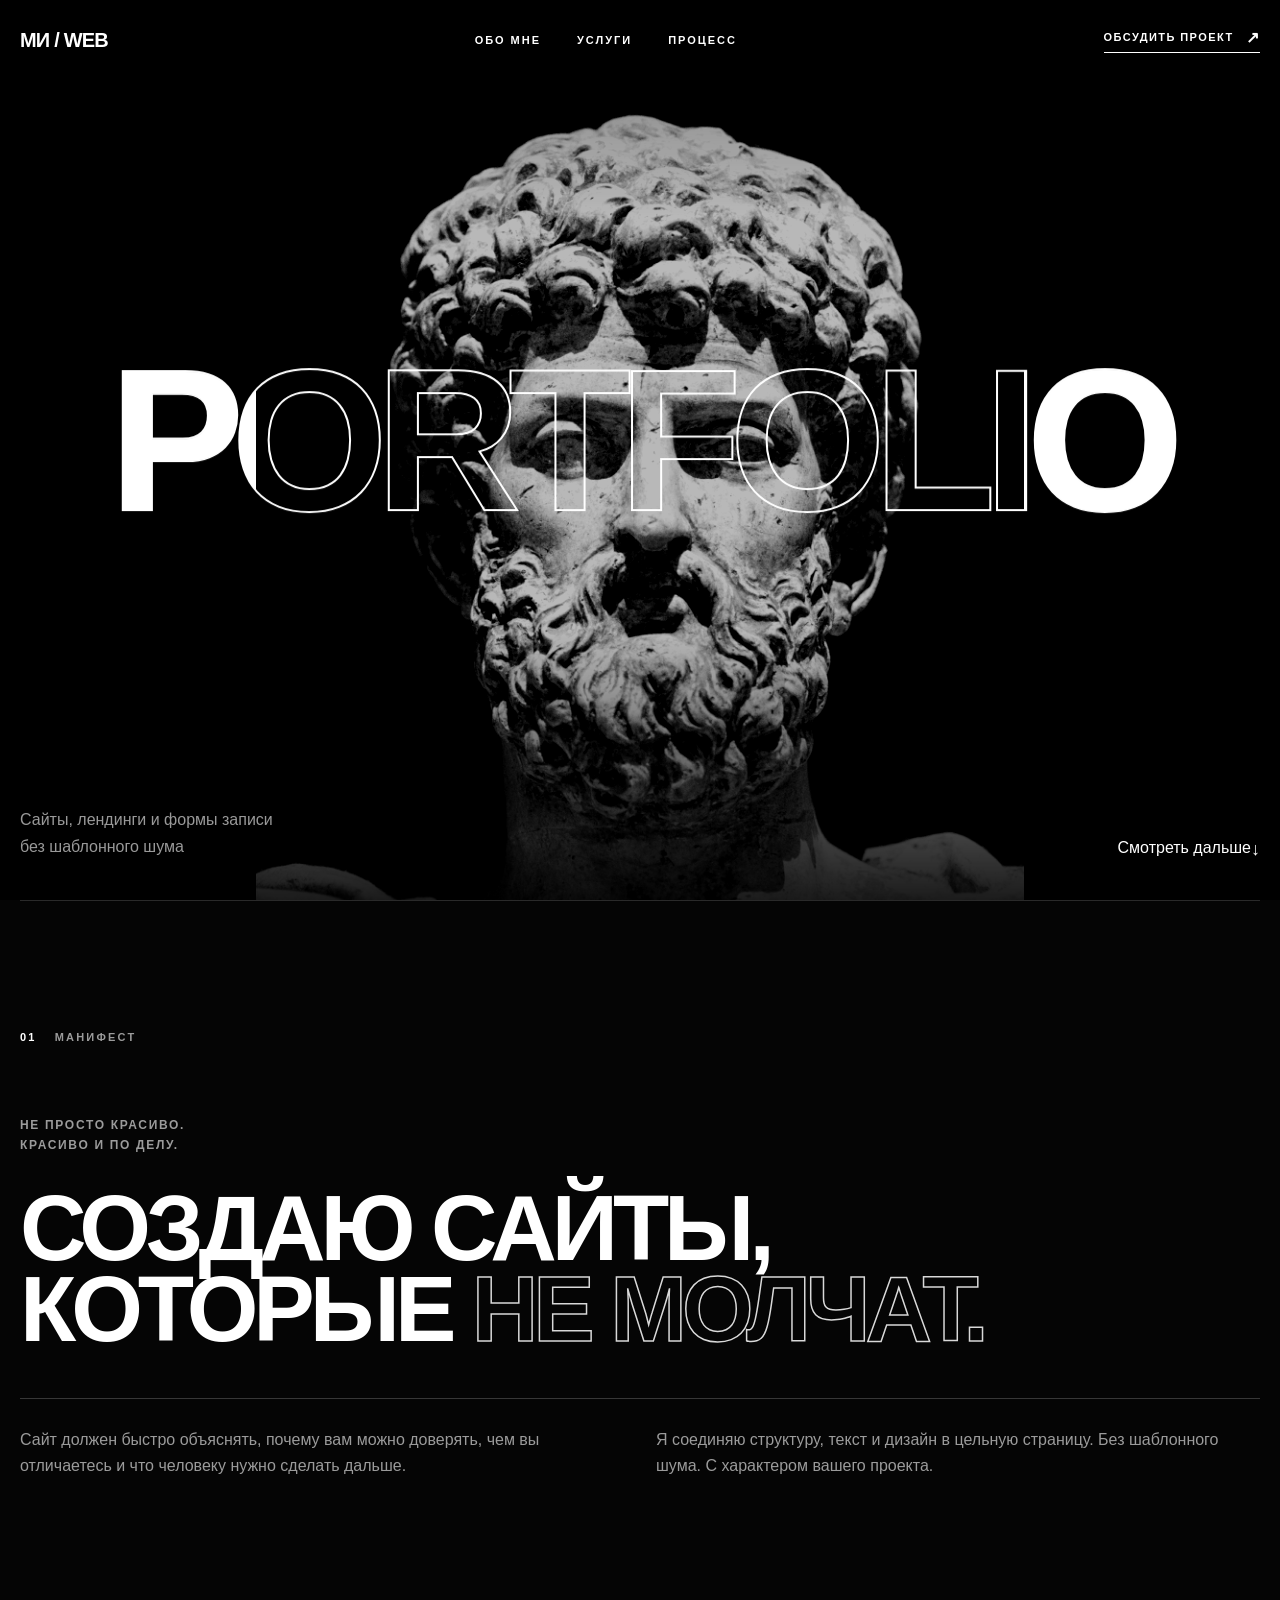
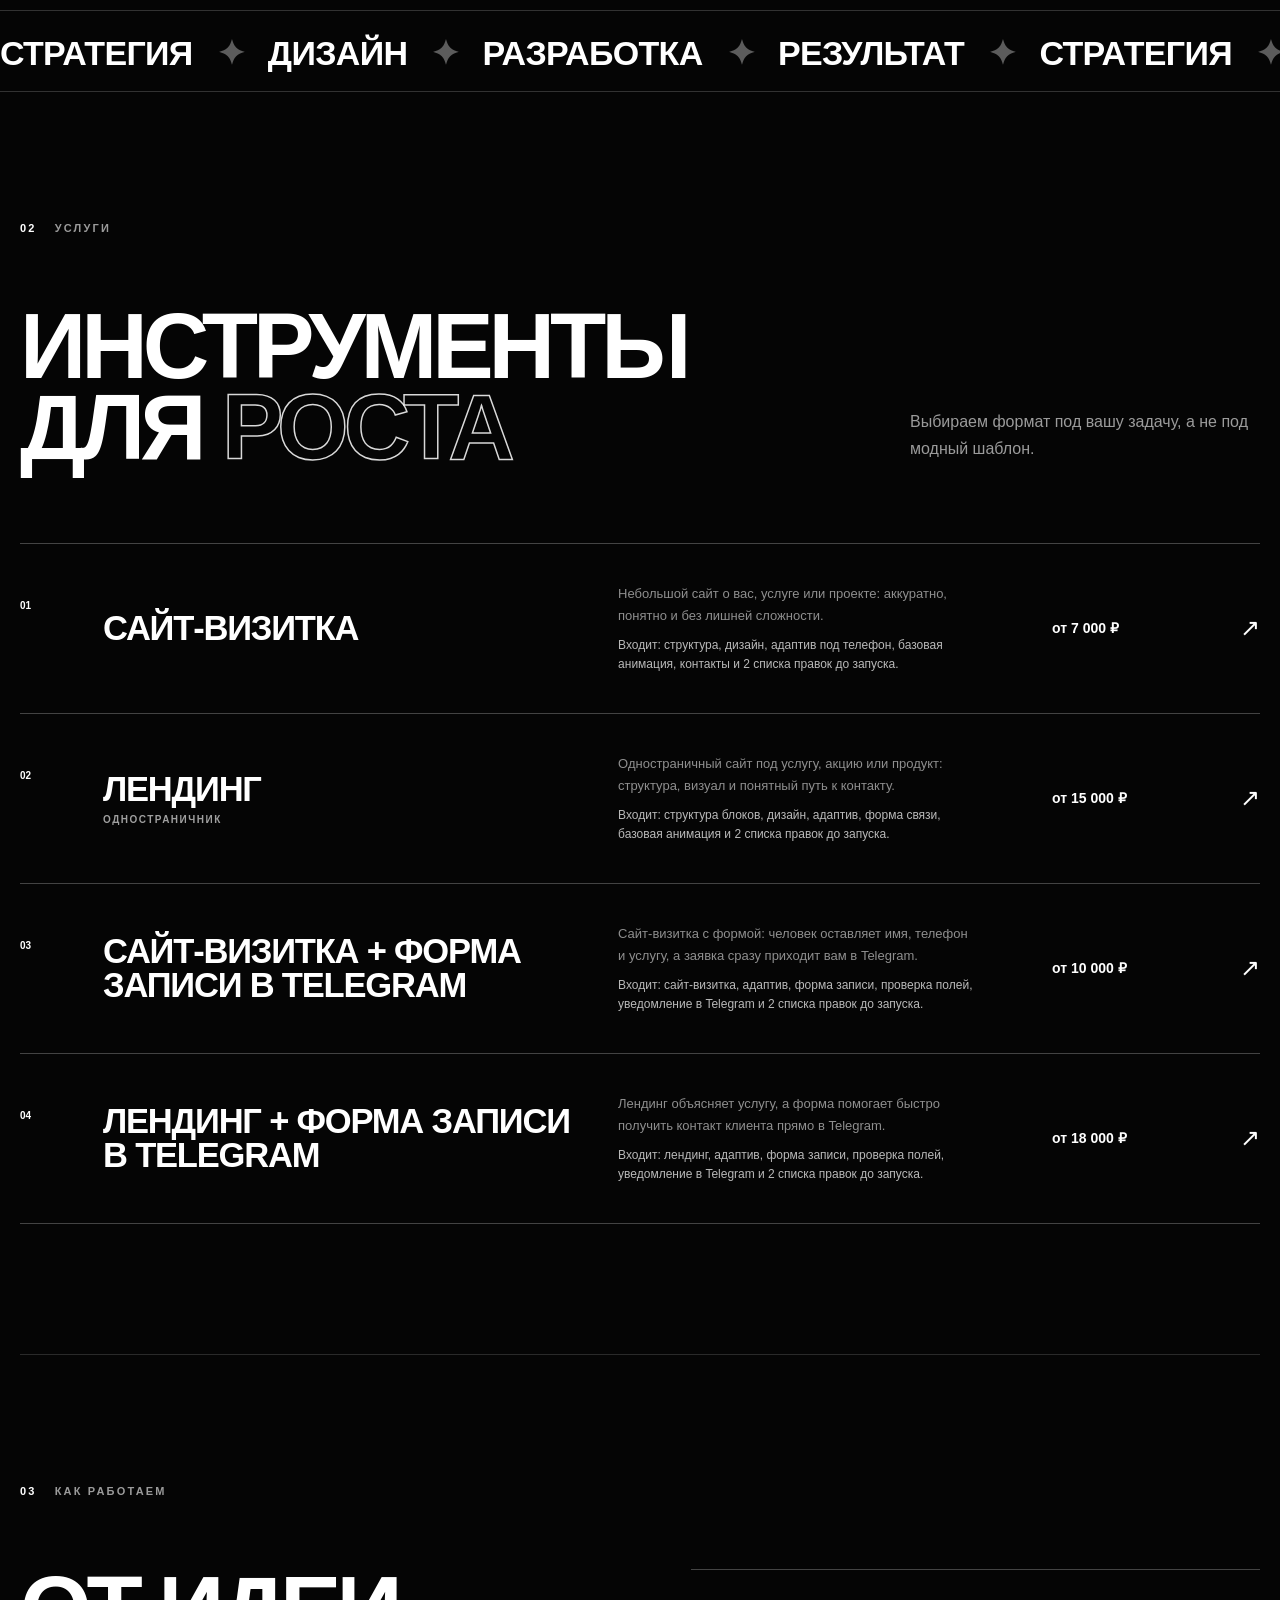
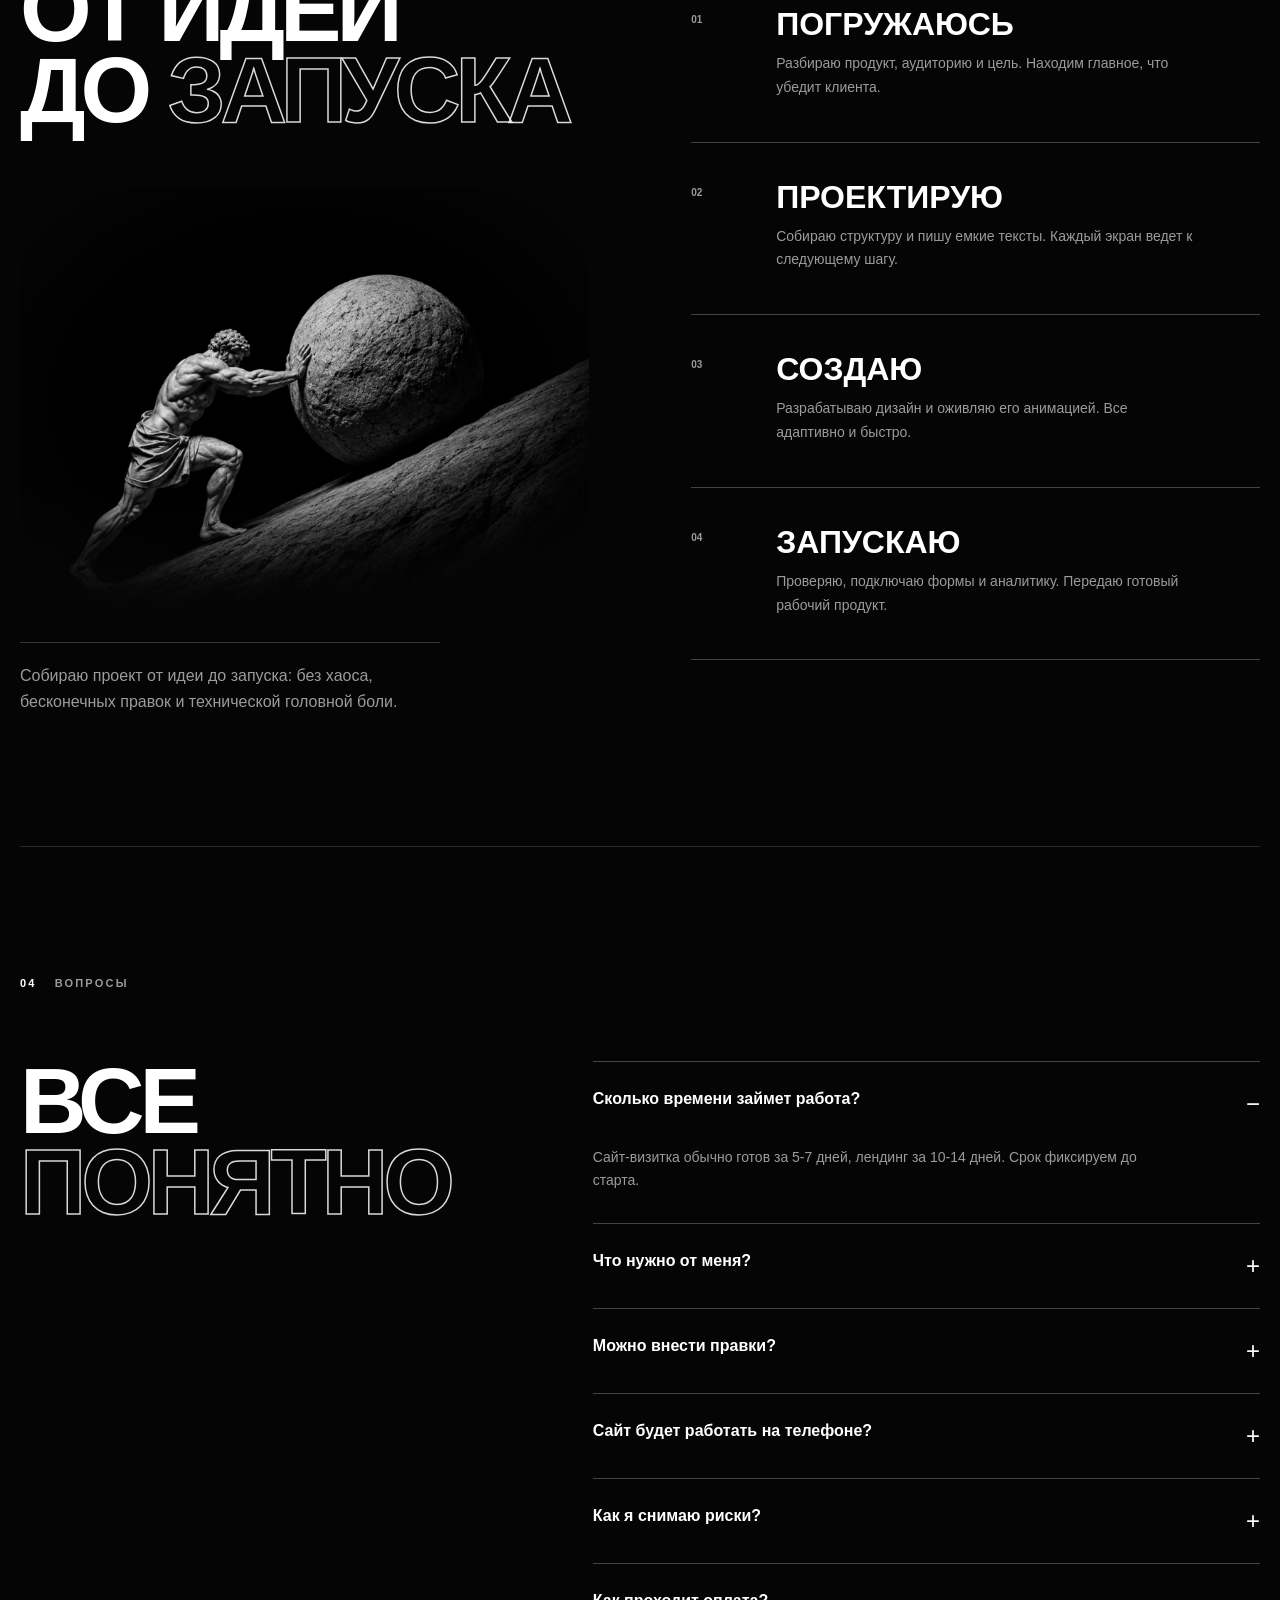
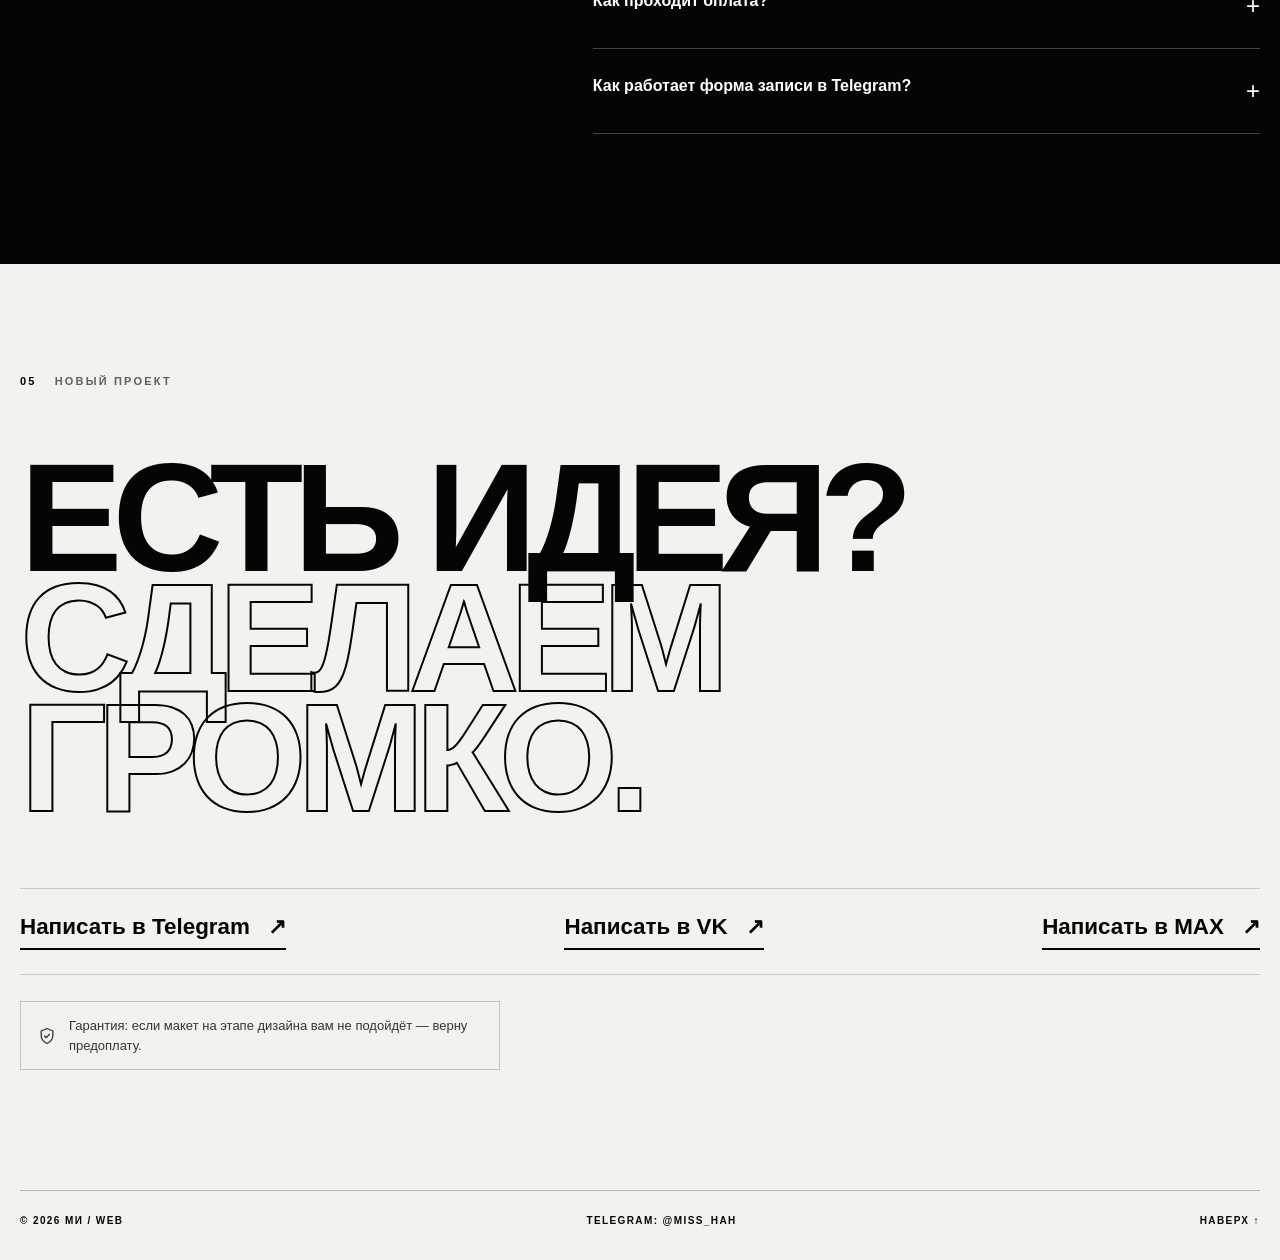
<file: index.html>
<!doctype html>
<html lang="ru">
<head>
  <meta charset="UTF-8">
  <meta name="viewport" content="width=device-width,initial-scale=1">
  <meta name="description" content="Создаю сайты-визитки и лендинги для малого бизнеса и услуг. Продумываю структуру, дизайн, адаптив и подключаю удобную форму связи в Telegram.">
  <meta name="robots" content="index,follow">
  <meta name="theme-color" content="#050505">
  <link rel="canonical" href="https://me-web-three.vercel.app/">

  <!-- Open Graph -->
  <meta property="og:title" content="МИ / WEB — сайты и лендинги">
  <meta property="og:description" content="Сайты-визитки и лендинги без шаблонного шума: структура, дизайн, адаптив и связь через Telegram.">
  <meta property="og:image" content="https://me-web-three.vercel.app/assets/og-image.jpg">
  <meta property="og:image:alt" content="МИ / WEB — сайты и лендинги">
  <meta property="og:type" content="website">
  <meta property="og:url" content="https://me-web-three.vercel.app/">
  <meta property="og:locale" content="ru_RU">
  <!-- Twitter -->
  <meta name="twitter:card" content="summary_large_image">
  <meta name="twitter:title" content="МИ / WEB — сайты и лендинги">
  <meta name="twitter:description" content="Сайты-визитки и лендинги без шаблонного шума.">
  <meta name="twitter:image" content="https://me-web-three.vercel.app/assets/og-image.jpg">

  <title>МИ / WEB — разработка сайтов и лендингов</title>

  <!-- Content Security Policy (defense-in-depth; основные заголовки — в vercel.json) -->
  <meta http-equiv="Content-Security-Policy" content="default-src 'self'; img-src 'self' data:; style-src 'self' 'unsafe-inline' https://fonts.googleapis.com; font-src https://fonts.gstatic.com; connect-src 'self'; script-src 'self'; base-uri 'self'; form-action 'self'">

  <!-- Favicon / PWA -->
  <link rel="icon" href="/favicon.ico" sizes="any">
  <link rel="icon" type="image/svg+xml" href="/assets/favicon.svg">
  <link rel="apple-touch-icon" href="/assets/apple-touch-icon.png">
  <link rel="manifest" href="/manifest.json">

  <link rel="preconnect" href="https://fonts.googleapis.com">
  <link rel="preconnect" href="https://fonts.gstatic.com" crossorigin>
  <link href="https://fonts.googleapis.com/css2?family=Inter:wght@400;500;600;700;800;900&family=Roboto+Condensed:wght@700&display=swap" rel="stylesheet">
  <link rel="stylesheet" href="styles.css">

  <!-- Микроразметка для поисковиков -->
  <script type="application/ld+json">
  {"@context":"https://schema.org","@type":"ProfessionalService","name":"МИ / WEB","description":"Разработка сайтов-визиток и лендингов для малого бизнеса и услуг.","url":"https://me-web-three.vercel.app/","areaServed":"RU","priceRange":"от 7000 ₽","contactPoint":{"@type":"ContactPoint","contactType":"sales","url":"https://t.me/Miss_hah"}}
  </script>
</head>
<body>
<a class="skip-link" href="#top">К содержимому</a>
<header class="site-header">
  <div class="page header-inner">
    <a class="brand" href="#top">МИ / WEB</a>
    <nav aria-label="Основная навигация"><a href="#manifest">Обо мне</a><a href="#services">Услуги</a><a href="#process">Процесс</a></nav>
    <a class="nav-cta" href="#contact">Обсудить проект <span aria-hidden="true">↗</span></a>
  </div>
</header>
<main>
  <section id="top" class="hero">
    <div class="hero-word hero-word-solid" aria-hidden="true">PORTFOLIO</div>
    <div class="hero-statue" aria-hidden="true"><img src="assets/pexels-photo-22937490.avif" alt="" id="heroStatueImg" width="1600" height="2844" fetchpriority="high" decoding="async"></div>
    <h1 class="hero-word hero-word-outline glitch" data-text="PORTFOLIO">PORTFOLIO</h1>
    <div class="page hero-bottom">
      <p class="hero-caption">Сайты, лендинги и формы записи<br>без шаблонного шума</p>
      <a href="#manifest" class="scroll-link">Смотреть дальше <span class="scroll-arrow">↓</span></a>
    </div>
  </section>

  <section id="manifest" class="section page top-line">
    <div class="section-label"><span>01</span> Манифест</div>
    <div class="manifest-grid">
      <p class="manifest-kicker">Не просто красиво.<br>Красиво и по делу.</p>
      <div>
        <h2 class="display-title">СОЗДАЮ САЙТЫ,<br>КОТОРЫЕ <span class="outline-text">НЕ МОЛЧАТ.</span></h2>
        <div class="manifest-copy"><p>Сайт должен быстро объяснять, почему вам можно доверять, чем вы отличаетесь и что человеку нужно сделать дальше.</p><p>Я соединяю структуру, текст и дизайн в цельную страницу. Без шаблонного шума. С характером вашего проекта.</p></div>
      </div>
    </div>
  </section>

  <div class="marquee" aria-label="Стратегия, дизайн, разработка, результат">
    <div class="marquee-track">
      <div class="marquee-group"><span>СТРАТЕГИЯ</span><i>✦</i><span>ДИЗАЙН</span><i>✦</i><span>РАЗРАБОТКА</span><i>✦</i><span>РЕЗУЛЬТАТ</span><i>✦</i></div>
      <div class="marquee-group" aria-hidden="true"><span>СТРАТЕГИЯ</span><i>✦</i><span>ДИЗАЙН</span><i>✦</i><span>РАЗРАБОТКА</span><i>✦</i><span>РЕЗУЛЬТАТ</span><i>✦</i></div>
      <div class="marquee-group" aria-hidden="true"><span>СТРАТЕГИЯ</span><i>✦</i><span>ДИЗАЙН</span><i>✦</i><span>РАЗРАБОТКА</span><i>✦</i></div>
      <div class="marquee-group" aria-hidden="true"><span>СТРАТЕГИЯ</span><i>✦</i><span>ДИЗАЙН</span><i>✦</i><span>РАЗРАБОТКА</span><i>✦</i></div>
    </div>
  </div>

  <section id="services" class="section page">
    <div class="section-label"><span>02</span> Услуги</div>
    <div class="section-head"><h2 class="display-title">ИНСТРУМЕНТЫ<br>ДЛЯ <span class="outline-text">РОСТА</span></h2><p>Выбираем формат под вашу задачу, а не под модный шаблон.</p></div>
    <div class="services-list">
      <div class="service-row"><span class="service-number">01</span><div class="service-name"><h3>Сайт-визитка</h3></div><div class="service-copy"><p>Небольшой сайт о вас, услуге или проекте: аккуратно, понятно и без лишней сложности.<br><span class="service-included">Входит: структура, дизайн, адаптив под телефон, базовая анимация, контакты и 2 списка правок до запуска.</span></p></div><strong>от 7 000 ₽</strong><a class="service-arrow" href="#contact" aria-label="Обсудить проект">↗</a></div>
      <div class="service-row"><span class="service-number">02</span><div class="service-name"><h3>Лендинг</h3><small>Одностраничник</small></div><div class="service-copy"><p>Одностраничный сайт под услугу, акцию или продукт: структура, визуал и понятный путь к контакту.<br><span class="service-included">Входит: структура блоков, дизайн, адаптив, форма связи, базовая анимация и 2 списка правок до запуска.</span></p></div><strong>от 15 000 ₽</strong><a class="service-arrow" href="#contact" aria-label="Обсудить проект">↗</a></div>
      <div class="service-row"><span class="service-number">03</span><div class="service-name"><h3>Сайт-визитка + форма записи в Telegram</h3></div><div class="service-copy"><p>Сайт-визитка с формой: человек оставляет имя, телефон и услугу, а заявка сразу приходит вам в Telegram.<br><span class="service-included">Входит: сайт-визитка, адаптив, форма записи, проверка полей, уведомление в Telegram и 2 списка правок до запуска.</span></p></div><strong>от 10 000 ₽</strong><a class="service-arrow" href="#contact" aria-label="Обсудить проект">↗</a></div>
      <div class="service-row"><span class="service-number">04</span><div class="service-name"><h3>Лендинг + форма записи в Telegram</h3></div><div class="service-copy"><p>Лендинг объясняет услугу, а форма помогает быстро получить контакт клиента прямо в Telegram.<br><span class="service-included">Входит: лендинг, адаптив, форма записи, проверка полей, уведомление в Telegram и 2 списка правок до запуска.</span></p></div><strong>от 18 000 ₽</strong><a class="service-arrow" href="#contact" aria-label="Обсудить проект">↗</a></div>
    </div>
  </section>

  <section id="process" class="section page top-line">
    <div class="section-label"><span>03</span> Как работаем</div>
    <div class="process-layout"><div><h2 class="display-title">ОТ ИДЕИ<br>ДО <span class="outline-text">ЗАПУСКА</span></h2>
      <div class="process-visual"><img src="assets/sisyphus-web.jpg" alt="Мраморная статуя Сизифа, толкающего камень в гору" width="1600" height="1200" loading="lazy" decoding="async"><div class="process-visual-fade"></div></div>
      <p class="process-note">Собираю проект от идеи до запуска: без хаоса, бесконечных правок и технической головной боли.</p>
    </div><ol class="process-list">
      <li><span>01</span><div><h3>Погружаюсь</h3><p>Разбираю продукт, аудиторию и цель. Находим главное, что убедит клиента.</p></div></li>
      <li><span>02</span><div><h3>Проектирую</h3><p>Собираю структуру и пишу емкие тексты. Каждый экран ведет к следующему шагу.</p></div></li>
      <li><span>03</span><div><h3>Создаю</h3><p>Разрабатываю дизайн и оживляю его анимацией. Все адаптивно и быстро.</p></div></li>
      <li><span>04</span><div><h3>Запускаю</h3><p>Проверяю, подключаю формы и аналитику. Передаю готовый рабочий продукт.</p></div></li>
    </ol></div>
  </section>

  <section class="section page top-line">
    <div class="section-label"><span>04</span> Вопросы</div>
    <div class="faq-layout"><h2 class="display-title">ВСЕ<br><span class="outline-text">ПОНЯТНО</span></h2><div class="faq-list">
      <div class="faq-item"><button aria-expanded="true"><span>Сколько времени займет работа?</span><i>−</i></button><div class="faq-answer open"><p>Сайт-визитка обычно готов за 5-7 дней, лендинг за 10-14 дней. Срок фиксируем до старта.</p></div></div>
      <div class="faq-item"><button aria-expanded="false"><span>Что нужно от меня?</span><i>+</i></button><div class="faq-answer"><p>Коротко рассказать о продукте и ответить на вопросы. Структуру, тексты и визуальное направление беру на себя.</p></div></div>
      <div class="faq-item"><button aria-expanded="false"><span>Можно внести правки?</span><i>+</i></button><div class="faq-answer"><p>В стоимость входят 2 списка правок до запуска. После запуска 14 дней бесплатно делаю мелкие изменения: текст, контакты и небольшие визуальные правки. Крупные доработки и новые блоки обсуждаются отдельно.</p></div></div>
      <div class="faq-item"><button aria-expanded="false"><span>Сайт будет работать на телефоне?</span><i>+</i></button><div class="faq-answer"><p>Да. Каждый проект адаптируется под смартфоны, планшеты и большие экраны.</p></div></div>
      <div class="faq-item"><button aria-expanded="false"><span>Как я снимаю риски?</span><i>+</i></button><div class="faq-answer"><p>До старта фиксируем задачу, стоимость и сроки. Работа идёт поэтапно: сначала структура, потом дизайн и сборка. Вы видите процесс и можете внести правки до запуска. Если на этапе дизайна макет вам не подойдёт — возвращаю предоплату.</p></div></div>
      <div class="faq-item"><button aria-expanded="false"><span>Как проходит оплата?</span><i>+</i></button><div class="faq-answer"><p>До старта фиксируем цену и сроки. Работа начинается с предоплаты, остаток — после готового результата. Если на этапе дизайна макет вам не подойдёт — предоплату возвращаю.</p></div></div>
      <div class="faq-item"><button aria-expanded="false"><span>Как работает форма записи в Telegram?</span><i>+</i></button><div class="faq-answer"><p>Человек оставляет на сайте свой Telegram, телефон или нужную услугу. После отправки заявка сразу приходит владельцу в Telegram, а дальше он или менеджер связывается с клиентом.</p></div></div>
    </div></div>
  </section>
</main>

<footer id="contact" class="contact-section"><div class="page">
    <p class="section-label"><span>05</span> Новый проект</p>
    <h2>ЕСТЬ ИДЕЯ?<br><span>СДЕЛАЕМ ГРОМКО.</span></h2>
    <div class="contact-links" aria-label="Способы связи">
      <a class="contact-link" href="https://t.me/Miss_hah" target="_blank" rel="noopener noreferrer">Написать в Telegram <span>↗</span></a>
      <a class="contact-link" href="https://vk.ru/club240405270" target="_blank" rel="noopener noreferrer">Написать в VK <span>↗</span></a>
      <a class="contact-link" href="https://max.ru/u/f9LHodD0cOI6eohZOX4cyJw6xPq0C0y_rhtazyzv-krI0AkitKg7beSCEE4" target="_blank" rel="noopener noreferrer">Написать в MAX <span>↗</span></a>
    </div>
    <div class="contact-guarantee"><svg width="20" height="20" viewBox="0 0 24 24" fill="none" stroke="currentColor" stroke-width="1.6" stroke-linecap="round" stroke-linejoin="round" aria-hidden="true"><path d="M12 3l7 3v5c0 4.4-3 8-7 10-4-2-7-5.6-7-10V6l7-3z"/><path d="M9 12l2 2 4-4"/></svg><span>Гарантия: если макет на этапе дизайна вам не подойдёт — верну предоплату.</span></div>
    <div class="footer-line"><span>© 2026 МИ / WEB</span><a href="https://t.me/Miss_hah" target="_blank" rel="noopener noreferrer">Telegram: @Miss_hah</a><a href="#top">Наверх ↑</a></div>
  </div></footer>

  <div class="example-modal-overlay" id="exampleModal" aria-hidden="true">
    <div class="example-modal" role="dialog" aria-modal="true" aria-labelledby="exampleModalTitle">
      <button type="button" class="example-modal-close" id="exampleModalClose" aria-label="Закрыть">×</button>
      <div class="example-gallery" id="exampleModalGallery"></div>
      <div class="example-info">
        <span class="example-info-tag" id="exampleModalTag"></span>
        <h3 id="exampleModalTitle"></h3>
        <div class="example-info-block"><h4>Что это</h4><p id="exampleModalWhat"></p></div>
        <div class="example-info-block"><h4>Что делает</h4><p id="exampleModalDoes"></p></div>
        <div class="example-info-block"><h4>Чем полезно</h4><p id="exampleModalUseful"></p></div>
        <a class="example-demo-link" id="exampleModalLink" href="#" target="_blank" rel="noopener noreferrer">Открыть демо <span>↗</span></a>
      </div>
    </div>
  </div>

<script src="script.js"></script>
</body>
</html>
</file>
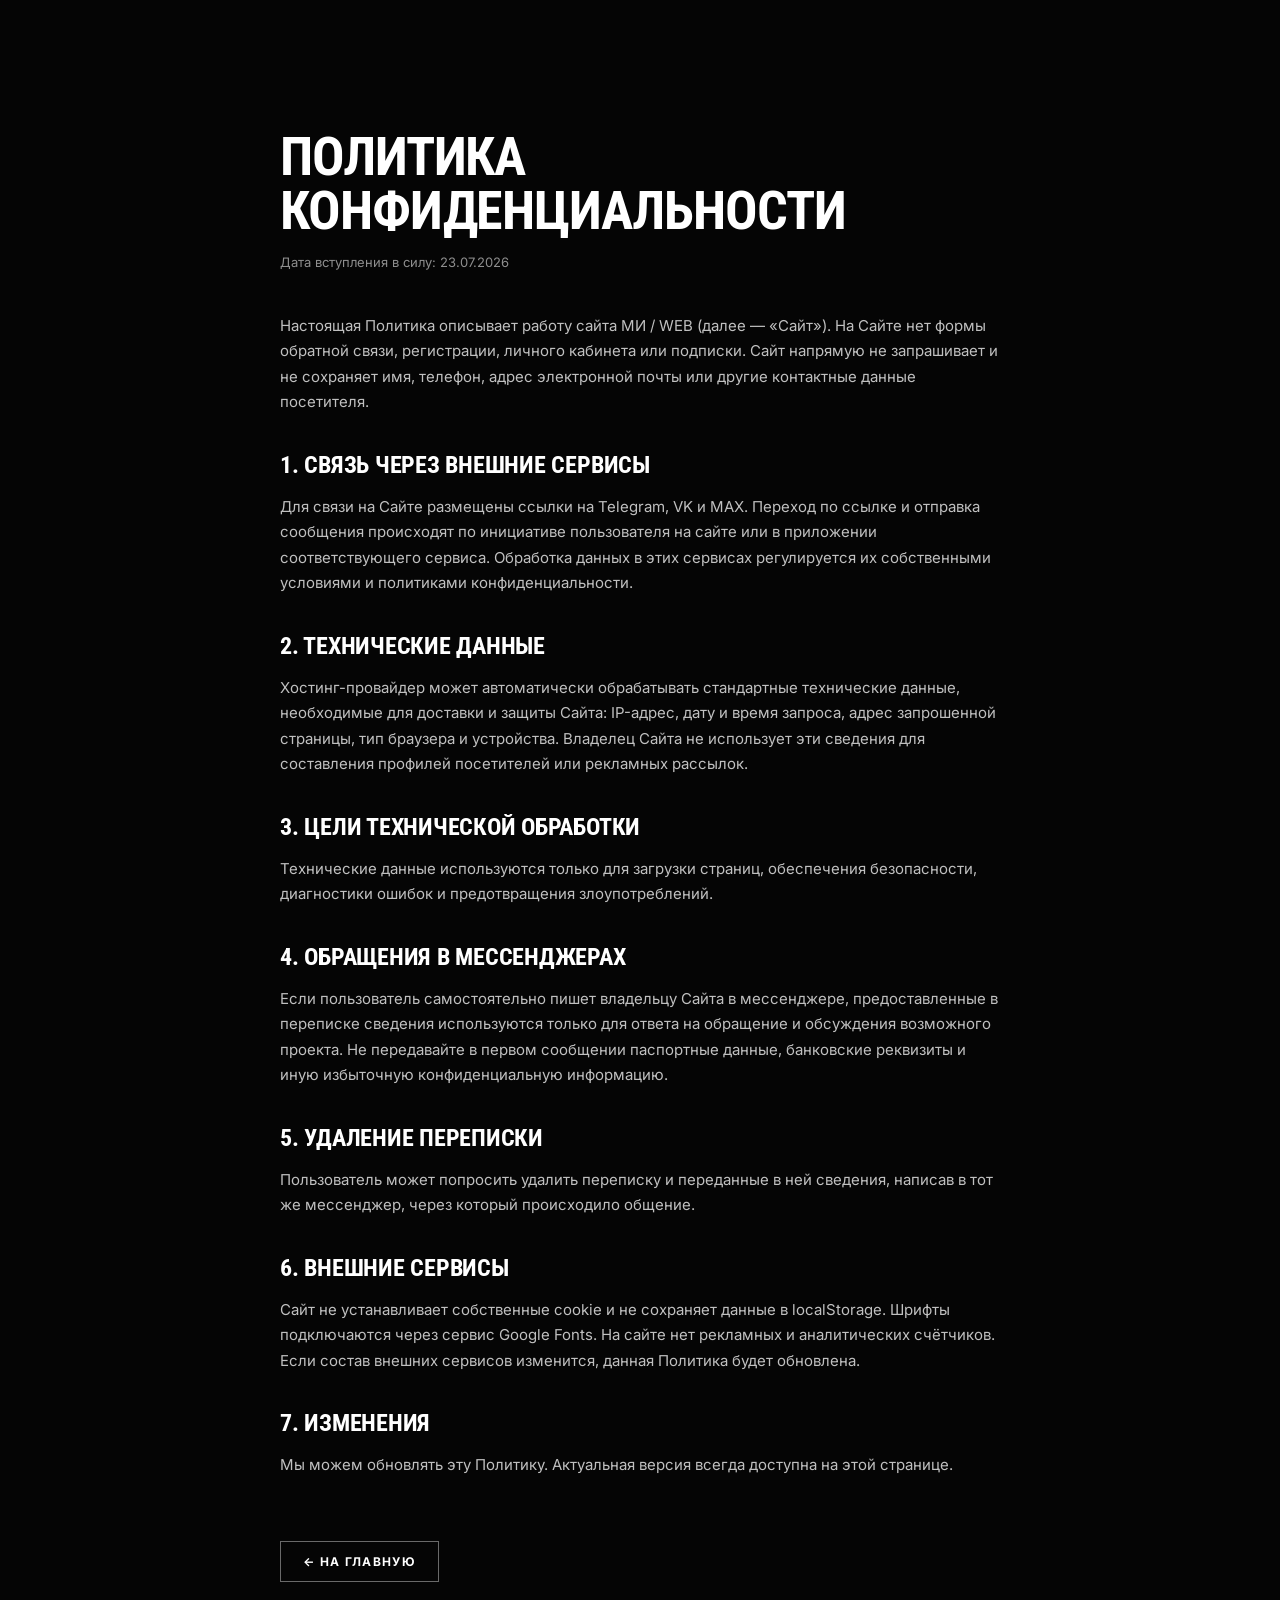
<file: privacy-policy.html>
<!doctype html>
<html lang="ru">
<head>
  <meta charset="UTF-8">
  <meta name="viewport" content="width=device-width,initial-scale=1">
  <meta name="description" content="Политика конфиденциальности сайта МИ / WEB.">
  <meta name="robots" content="noindex,follow">
  <meta name="theme-color" content="#050505">
  <title>Политика конфиденциальности — МИ / WEB</title>
  <link rel="canonical" href="https://me-web-three.vercel.app/privacy-policy.html">
  <link rel="icon" href="/favicon.ico" sizes="any">
  <link rel="icon" type="image/svg+xml" href="/assets/favicon.svg">
  <link rel="preconnect" href="https://fonts.googleapis.com">
  <link rel="preconnect" href="https://fonts.gstatic.com" crossorigin>
  <link href="https://fonts.googleapis.com/css2?family=Inter:wght@400;500;600;700&family=Roboto+Condensed:wght@700&display=swap" rel="stylesheet">
  <link rel="stylesheet" href="/styles.css">
</head>
<body>
  <main class="legal">
    <h1>Политика конфиденциальности</h1>
    <p class="legal-meta">Дата вступления в силу: 23.07.2026</p>

    <p>Настоящая Политика описывает работу сайта МИ / WEB (далее — «Сайт»). На Сайте нет формы обратной связи, регистрации, личного кабинета или подписки. Сайт напрямую не запрашивает и не сохраняет имя, телефон, адрес электронной почты или другие контактные данные посетителя.</p>

    <h2>1. Связь через внешние сервисы</h2>
    <p>Для связи на Сайте размещены ссылки на Telegram, VK и MAX. Переход по ссылке и отправка сообщения происходят по инициативе пользователя на сайте или в приложении соответствующего сервиса. Обработка данных в этих сервисах регулируется их собственными условиями и политиками конфиденциальности.</p>

    <h2>2. Технические данные</h2>
    <p>Хостинг-провайдер может автоматически обрабатывать стандартные технические данные, необходимые для доставки и защиты Сайта: IP-адрес, дату и время запроса, адрес запрошенной страницы, тип браузера и устройства. Владелец Сайта не использует эти сведения для составления профилей посетителей или рекламных рассылок.</p>

    <h2>3. Цели технической обработки</h2>
    <p>Технические данные используются только для загрузки страниц, обеспечения безопасности, диагностики ошибок и предотвращения злоупотреблений.</p>

    <h2>4. Обращения в мессенджерах</h2>
    <p>Если пользователь самостоятельно пишет владельцу Сайта в мессенджере, предоставленные в переписке сведения используются только для ответа на обращение и обсуждения возможного проекта. Не передавайте в первом сообщении паспортные данные, банковские реквизиты и иную избыточную конфиденциальную информацию.</p>

    <h2>5. Удаление переписки</h2>
    <p>Пользователь может попросить удалить переписку и переданные в ней сведения, написав в тот же мессенджер, через который происходило общение.</p>

    <h2>6. Внешние сервисы</h2>
    <p>Сайт не устанавливает собственные cookie и не сохраняет данные в localStorage. Шрифты подключаются через сервис Google Fonts. На сайте нет рекламных и аналитических счётчиков. Если состав внешних сервисов изменится, данная Политика будет обновлена.</p>

    <h2>7. Изменения</h2>
    <p>Мы можем обновлять эту Политику. Актуальная версия всегда доступна на этой странице.</p>

    <a class="legal-back" href="/">← На главную</a>
  </main>
</body>
</html>
</file>
<file: styles.css>
:root { color-scheme: dark; font-family: "Inter", sans-serif; background: #050505; }
* { box-sizing: border-box; }
html { scroll-behavior: smooth; }
body { margin: 0; background: #050505; }
::selection { color: #050505; background: #fff; }
a { color: inherit; text-decoration: none; }
button { font: inherit; }
.page { width: min(100% - 40px, 1440px); margin-inline: auto; }
.font-display, .hero-word, .display-title, .contact-section h2 { font-family: "Roboto Condensed", Impact, "Arial Narrow", sans-serif; }
.nav-cta { display: flex; align-items: center; gap: 12px; border-bottom: 1px solid white; padding-bottom: 5px; font-size: 11px; font-weight: 700; text-transform: uppercase; letter-spacing: .13em; }
.nav-cta span { font-size: 16px; transition: transform .25s ease; }
.nav-cta:hover span { transform: translate(4px, -4px); }

.hero { position: relative; isolation: isolate; }
.hero::after { content: ""; position: absolute; inset: 0; z-index: 35; pointer-events: none; background: linear-gradient(180deg, rgba(0,0,0,.38), transparent 24%, transparent 70%, rgba(0,0,0,.85)); }
.hero-statue { position: absolute; z-index: 20; inset: 0; display: flex; justify-content: center; overflow: hidden; animation: statueIn 1.6s cubic-bezier(.16,1,.3,1) both; }
.hero-statue img { width: min(60vw, 850px); height: 100%; object-fit: cover; object-position: center 26%; filter: grayscale(1) contrast(1.23) brightness(.72); mix-blend-mode: screen; }
.hero-word { position: absolute; z-index: 10; top: 49%; left: 50%; width: 100%; transform: translate(-50%, -50%); margin: 0; text-align: center; white-space: nowrap; font-size: clamp(5.2rem, 15.8vw, 15.7rem); font-weight: 700; line-height: .8; letter-spacing: -.065em; }
.hero-word-solid { color: white; animation: wordIn 1.15s cubic-bezier(.16,1,.3,1) .15s both; }
.hero-word-outline { z-index: 30; color: transparent; -webkit-text-stroke: 2px white; animation: wordIn 1.15s cubic-bezier(.16,1,.3,1) .15s both, microGlitch 4.8s steps(1,end) 1.25s infinite; }
.glitch::before, .glitch::after { content: attr(data-text); position: absolute; inset: 0; opacity: 0; overflow: hidden; }
.glitch::before { color: #fff; -webkit-text-stroke: 0; transform: translateX(-8px); animation: glitchSlice 4.8s steps(1,end) 1.25s infinite; }
.glitch::after { color: #888; -webkit-text-stroke: 1px #fff; transform: translateX(10px); animation: glitchSlice2 4.8s steps(1,end) 1.25s infinite; }
.hero-caption { margin: 0; color: rgba(255,255,255,.6); font-size: 16px; line-height: 1.65; animation: fadeUp .9s ease 1s both; }
.scroll-link { animation: fadeUp .9s ease 1.15s both; }
.scroll-arrow { display: inline-block; font-size: 18px; animation: scrollBounce 1.6s ease-in-out infinite; }

.section { padding-block: 130px; }
.section-label { display: flex; align-items: center; gap: 18px; margin-bottom: 72px; color: rgba(255,255,255,.6); font-size: 11px; font-weight: 700; text-transform: uppercase; letter-spacing: .2em; }
.section-label span { color: white; }
.manifest-grid { display: block; }
.manifest-kicker { margin: 8px 0 32px; color: rgba(255,255,255,.6); font-size: 12px; font-weight: 700; line-height: 1.7; text-transform: uppercase; letter-spacing: .14em; }
.display-title { margin: 0; font-size: clamp(3.75rem, 7.2vw, 7.4rem); font-weight: 700; line-height: .88; letter-spacing: -.055em; }
.outline-text { color: transparent; -webkit-text-stroke: 1.5px rgba(255,255,255,.85); }
.marquee { overflow: hidden; border-block: 1px solid rgba(255,255,255,.18); padding: 25px 0 21px; }
.marquee div { width: max-content; font: 700 34px/1 "Roboto Condensed", sans-serif; letter-spacing: -.02em; white-space: nowrap; animation: marquee 22s linear infinite; }
.marquee i { margin: 0 24px; color: rgba(255,255,255,.35); font-style: normal; }

.section-head { display: flex; align-items: end; justify-content: space-between; gap: 40px; margin-bottom: 75px; }
.section-head > p { max-width: 350px; margin: 0; padding-bottom: 6px; color: rgba(255,255,255,.6); line-height: 1.7; }
.services-list { border-top: 1px solid rgba(255,255,255,.25); }
.service-row { position: relative; display: grid; grid-template-columns: 55px 1.2fr 1fr 150px 30px; align-items: center; gap: 28px; min-height: 170px; border-bottom: 1px solid rgba(255,255,255,.25); transition: padding .35s ease, color .35s ease; }
.service-row::before { content: ""; position: absolute; inset: 0; z-index: 0; background: #fff; transform: scaleY(0); transform-origin: bottom; transition: transform .35s cubic-bezier(.16,1,.3,1); }
.service-row > * { position: relative; z-index: 1; }
.service-row:hover { color: #050505; padding-inline: 22px; }
.service-row:hover::before { transform: scaleY(1); }
.service-number { align-self: start; margin-top: 56px; font-size: 10px; font-weight: 700; }
.service-name h3 { margin: 0; font: 700 clamp(1.65rem,2.7vw,3.2rem)/1 "Roboto Condensed", sans-serif; letter-spacing: -.035em; text-transform: uppercase; overflow-wrap: anywhere; }
.service-name small { display: block; margin-top: 8px; color: rgba(255,255,255,.62); font-size: 10px; font-weight: 700; text-transform: uppercase; letter-spacing: .15em; }
.service-row:hover small, .service-row:hover p { color: rgba(5,5,5,.58); }
.service-row:hover .service-included { color: rgba(5,5,5,.78); }
.service-copy { max-width: 360px; }
.service-copy p { margin: 0; color: rgba(255,255,255,.55); font-size: 13px; line-height: 1.65; transition: color .35s ease; }
.service-included { display: block; margin-top: 10px; color: rgba(255,255,255,.72); font-size: 12px; line-height: 1.55; }
.service-row:hover .service-copy p { color: rgba(5,5,5,.58); }
.example-trigger { display: inline-flex; align-items: center; gap: 7px; margin-top: 12px; border: 0; border-bottom: 1px solid currentColor; background: none; padding: 0 0 3px; color: rgba(255,255,255,.85); font-size: 11px; font-weight: 700; text-transform: uppercase; letter-spacing: .1em; cursor: pointer; transition: color .3s ease; }
.example-trigger span { transition: transform .25s ease; }
.example-trigger:hover span { transform: translate(3px, -3px); }
.service-row:hover .example-trigger { color: rgba(5,5,5,.75); }
.service-row strong { font-size: 14px; white-space: nowrap; }
.service-arrow { display: inline-block; text-align: right; font-size: 24px; transition: transform .35s ease; }
.service-row:hover .service-arrow { transform: translate(5px, -5px); }

.process-layout { display: grid; grid-template-columns: 1fr 1fr; gap: 8vw; }
.process-visual { position: relative; margin-top: 56px; aspect-ratio: 4 / 3; max-width: 620px; overflow: hidden; background: #050505; animation: statueIn 1.4s cubic-bezier(.16,1,.3,1) .1s both; }
.process-visual img { position: absolute; inset: 0; width: 100%; height: 100%; object-fit: contain; object-position: center center; filter: none; }
.process-visual-fade { position: absolute; inset: 0; pointer-events: none; background: radial-gradient(ellipse at center, transparent 55%, #050505 92%), linear-gradient(180deg, transparent 70%, #050505 100%); }
.process-note { max-width: 420px; margin: 28px 0 0; border-top: 1px solid rgba(255,255,255,.2); padding-top: 20px; color: rgba(255,255,255,.6); font-size: 16px; font-weight: 400; line-height: 1.65; }
.process-list { margin: 0; padding: 0; list-style: none; border-top: 1px solid rgba(255,255,255,.25); }
.process-list li { display: grid; grid-template-columns: 55px 1fr; gap: 30px; border-bottom: 1px solid rgba(255,255,255,.25); padding: 38px 0 42px; }
.process-list li > span { padding-top: 6px; color: rgba(255,255,255,.6); font-size: 10px; font-weight: 700; }
.process-list h3 { margin: 0 0 12px; font: 700 32px/1 "Roboto Condensed", sans-serif; text-transform: uppercase; }
.process-list p { max-width: 420px; margin: 0; color: rgba(255,255,255,.6); font-size: 14px; line-height: 1.7; }
.faq-layout { display: grid; grid-template-columns: .8fr 1.2fr; gap: 10vw; }
.faq-list { border-top: 1px solid rgba(255,255,255,.25); }
.faq-item { border-bottom: 1px solid rgba(255,255,255,.25); }
.faq-item button { display: flex; width: 100%; justify-content: space-between; border: 0; padding: 28px 0; color: white; background: none; cursor: pointer; text-align: left; font-size: 16px; font-weight: 600; }
.faq-item button i { font-size: 24px; font-style: normal; font-weight: 400; }
.faq-answer { display: grid; grid-template-rows: 0fr; transition: grid-template-rows .35s ease; }
.faq-answer.open { grid-template-rows: 1fr; }
.faq-answer p { overflow: hidden; max-width: 560px; margin: 0; color: rgba(255,255,255,.6); font-size: 14px; line-height: 1.7; }
.faq-answer.open p { padding-bottom: 30px; }

.contact-section { padding: 100px 0 34px; background: #f2f2ee; color: #050505; }
.contact-section .section-label { color: rgba(5,5,5,.62); }
.contact-section .section-label span { color: #050505; }
.contact-section h2 { margin: 0; font-size: clamp(4.4rem, 12vw, 12rem); font-weight: 700; line-height: .78; letter-spacing: -.065em; }
.contact-section h2 span { color: transparent; -webkit-text-stroke: 2px #050505; }
.contact-links { display: flex; align-items: center; justify-content: space-between; gap: 24px; margin-top: 70px; border-top: 1px solid rgba(5,5,5,.18); border-bottom: 1px solid rgba(5,5,5,.18); padding: 24px 0; }
.contact-link { display: inline-flex; align-items: center; gap: 18px; border-bottom: 2px solid #050505; padding-bottom: 8px; color: #050505; font-size: clamp(1rem, 1.75vw, 1.65rem); font-weight: 700; white-space: nowrap; }
.contact-link span { transition: transform .25s ease; }
.contact-link:hover span { transform: translate(6px, -6px); }
.footer-line { display: flex; justify-content: space-between; margin-top: 120px; border-top: 1px solid rgba(5,5,5,.25); padding-top: 24px; font-size: 10px; font-weight: 700; text-transform: uppercase; letter-spacing: .14em; }

.example-modal-overlay { position: fixed; inset: 0; z-index: 100; display: flex; align-items: center; justify-content: center; padding: 24px; background: rgba(3,3,3,.75); backdrop-filter: blur(10px); opacity: 0; visibility: hidden; transition: opacity .3s ease, visibility .3s ease; }
.example-modal-overlay.open { opacity: 1; visibility: visible; }
.example-modal { position: relative; width: min(920px, 100%); max-height: 86vh; overflow-y: auto; background: #0b0b0b; border: 1px solid rgba(255,255,255,.14); padding: 44px; display: grid; grid-template-columns: 1.05fr .95fr; gap: 40px; transform: translateY(18px) scale(.97); transition: transform .35s cubic-bezier(.16,1,.3,1); }
.example-modal-overlay.open .example-modal { transform: translateY(0) scale(1); }
.example-modal-close { position: absolute; top: 18px; right: 18px; width: 36px; height: 36px; border: 1px solid rgba(255,255,255,.25); background: none; color: #fff; font-size: 20px; line-height: 1; cursor: pointer; transition: background .25s ease, color .25s ease, transform .25s ease; }
.example-modal-close:hover { background: #fff; color: #050505; transform: rotate(90deg); }
.example-gallery { display: flex; flex-direction: column; gap: 14px; }
.example-shot { display: flex; flex-direction: column; align-items: center; justify-content: center; aspect-ratio: 16 / 10; border: 1px dashed rgba(255,255,255,.28); background: linear-gradient(135deg, rgba(255,255,255,.045), rgba(255,255,255,.012)); padding: 16px; color: rgba(255,255,255,.62); text-align: center; text-transform: uppercase; letter-spacing: .1em; }
.example-shot span { color: rgba(255,255,255,.78); font-size: 11px; font-weight: 800; }
.example-shot small { display: block; margin-top: 8px; color: rgba(255,255,255,.55); font-size: 9px; font-weight: 700; letter-spacing: .12em; }
.example-shot-large { aspect-ratio: 16 / 9; border-style: solid; background: radial-gradient(circle at 50% 40%, rgba(255,255,255,.08), rgba(255,255,255,.018) 55%, rgba(255,255,255,.008)); }
.example-info { display: flex; flex-direction: column; gap: 18px; }
.example-info-tag { color: rgba(255,255,255,.55); font-size: 11px; font-weight: 700; text-transform: uppercase; letter-spacing: .16em; }
.example-info h3 { margin: 0; font: 700 clamp(1.5rem, 3vw, 2.3rem)/1.1 "Roboto Condensed", sans-serif; letter-spacing: -.02em; text-transform: uppercase; }
.example-info-block h4 { margin: 0 0 6px; color: rgba(255,255,255,.6); font-size: 11px; font-weight: 700; text-transform: uppercase; letter-spacing: .14em; }
.example-info-block p { margin: 0; color: rgba(255,255,255,.68); font-size: 14px; line-height: 1.6; }
.example-demo-link { display: inline-flex; width: fit-content; align-items: center; gap: 10px; margin-top: 4px; border-bottom: 1px solid currentColor; padding-bottom: 5px; color: #fff; font-size: 12px; font-weight: 800; text-transform: uppercase; letter-spacing: .12em; }
.example-demo-link span { transition: transform .25s ease; }
.example-demo-link:hover span { transform: translate(4px, -4px); }

@keyframes wordIn { from { opacity: 0; clip-path: inset(0 100% 0 0); transform: translate(-50%, -43%) skewX(-5deg); } to { opacity: 1; clip-path: inset(0); transform: translate(-50%, -50%); } }
@keyframes statueIn { from { opacity: 0; transform: scale(1.12); filter: blur(8px); } to { opacity: 1; transform: scale(1); filter: blur(0); } }
@keyframes fadeUp { from { opacity: 0; transform: translateY(20px); } to { opacity: 1; transform: translateY(0); } }
@keyframes microGlitch { 0%,7%,12%,100% { transform: translate(-50%,-50%); } 8% { transform: translate(calc(-50% + 7px),calc(-50% - 2px)); } 10% { transform: translate(calc(-50% - 5px),calc(-50% + 1px)); } }
@keyframes glitchSlice { 0%,6%,11%,100% { opacity:0; clip-path:inset(0); } 7% { opacity:.9; clip-path:inset(38% 0 42%); } 9% { opacity:.7; clip-path:inset(72% 0 13%); } 10% { opacity:0; } }
@keyframes glitchSlice2 { 0%,7%,13%,100% { opacity:0; clip-path:inset(0); } 8% { opacity:.8; clip-path:inset(15% 0 73%); } 10% { opacity:.55; clip-path:inset(58% 0 28%); } 12% { opacity:0; } }
@keyframes scrollBounce { 0%,100% { transform: translateY(-3px); } 50% { transform: translateY(5px); } }
@keyframes marquee { to { transform: translateX(-25%); } }

@media (max-width: 900px) {
  .hero-statue img { width: 80vw; }
  .manifest-grid { grid-template-columns: 1fr; }
  .manifest-kicker { margin-bottom: 28px; }
  .section-head { align-items: start; flex-direction: column; }
  .service-row { grid-template-columns: 35px 1fr auto; gap: 16px; padding-block: 30px; }
  .service-number { margin-top: 8px; }
  .service-copy { grid-column: 2 / 4; max-width: none; }
  .service-row strong { grid-column: 2; }
  .service-arrow { grid-column: 3; }
  .process-layout, .faq-layout { grid-template-columns: 1fr; }
  .process-layout { gap: 65px; }
  .faq-layout { gap: 55px; }
  .process-visual { max-width: 100%; margin-top: 36px; aspect-ratio: 5 / 4; }
}
@media (max-width: 640px) {
  .page { width: min(100% - 28px, 1440px); }
  .nav-cta { font-size: 9px; }
  .hero { min-height: 650px; }
  .hero-word { top: 48%; font-size: 21.5vw; }
  .hero-word-outline { -webkit-text-stroke-width: 1px; }
  .hero-statue img { width: 100vw; object-position: center 35%; }
  .hero-caption { max-width: 320px; font-size: 14px; }
  .process-visual { aspect-ratio: 4 / 5; margin-top: 28px; }
  .section { padding-block: 92px; }
  .section-label { margin-bottom: 52px; }
  .display-title { font-size: clamp(3.15rem, 15vw, 5rem); }
  .manifest-grid > div > div { grid-template-columns: 1fr; }
  .marquee div { font-size: 25px; }
  .service-name h3 { font-size: 1.55rem; }
  .service-copy p { font-size: 12px; }
  .footer-line { align-items: flex-start; flex-direction: column; gap: 15px; margin-top: 85px; }
  .example-modal { grid-template-columns: 1fr; padding: 30px 20px; max-height: 88vh; gap: 22px; }
  .example-modal-close { top: 14px; right: 14px; }
  .example-gallery { flex-direction: row; overflow-x: auto; scroll-snap-type: x mandatory; padding-bottom: 4px; margin: 0 -4px; }
  .example-shot { flex: 0 0 78%; aspect-ratio: 4 / 3; scroll-snap-align: center; }
}
@media (prefers-reduced-motion: reduce) {
  html { scroll-behavior: auto; }
  *, *::before, *::after { animation-duration: .01ms !important; animation-iteration-count: 1 !important; transition-duration: .01ms !important; }
}
/* Static HTML replacements for the original Tailwind utility classes */
html,body{max-width:100%;overflow-x:hidden}body{color:#fff}main{overflow:hidden}.hero{height:100svh;min-height:760px;background:#000}.site-header{position:fixed;inset:0 0 auto;z-index:50;mix-blend-mode:difference}.header-inner{height:80px;display:flex;align-items:center;justify-content:space-between}.brand{font-size:20px;font-weight:900;letter-spacing:-.04em}.site-header nav{display:flex;align-items:center;gap:36px;font-size:11px;font-weight:700;text-transform:uppercase;letter-spacing:.18em}.hero-bottom{position:relative;z-index:40;height:100%;display:flex;align-items:flex-end;justify-content:space-between;padding-bottom:40px}.hero-caption{margin:0}.scroll-link{display:flex}.top-line{border-top:1px solid rgba(255,255,255,.15)}.manifest-copy{display:grid;grid-template-columns:1fr 1fr;gap:32px;margin-top:48px;border-top:1px solid rgba(255,255,255,.2);padding-top:28px;color:rgba(255,255,255,.6);font-size:16px;line-height:1.65}.manifest-copy p{margin:0}
/* Four identical groups keep the ticker continuous on wide screens. */
.marquee .marquee-track{display:flex;width:max-content;will-change:transform;animation:marquee 22s linear infinite}.marquee .marquee-group{display:flex;align-items:center;flex:none;width:auto;font:700 34px/1 "Roboto Condensed",sans-serif;letter-spacing:-.02em;white-space:nowrap;animation:none}.marquee .marquee-group i{margin:0 24px}
@media(max-width:640px){.site-header nav{display:none}.hero-bottom{padding-bottom:32px}.scroll-link{display:none}.manifest-copy{grid-template-columns:1fr}.marquee .marquee-group{font-size:25px}.contact-links{align-items:flex-start;flex-direction:column;gap:18px}.contact-link{font-size:1.05rem}}

/* Mobile header: keep navigation visible between brand and CTA. */
@media(max-width:640px){
  .header-inner{height:64px;gap:8px;}
  .brand{font-size:13px;letter-spacing:-.045em;white-space:nowrap;}
  .site-header nav{display:flex;gap:9px;font-size:7px;letter-spacing:.09em;white-space:nowrap;}
  .nav-cta{font-size:7px;letter-spacing:.07em;gap:5px;padding-bottom:3px;white-space:nowrap;}
  .nav-cta span{font-size:10px;}
}
@media(max-width:360px){
  .brand{font-size:12px;}
  .site-header nav{gap:7px;font-size:6.5px;}
  .nav-cta{font-size:6.5px;}
}

/* =====================================================================
   NEW COMPONENTS (аудит: безопасность, доступность, форма, cookie)
   ===================================================================== */

/* ---- Accessibility helpers ---- */
.skip-link { position: absolute; left: -9999px; top: 0; z-index: 200; background: #fff; color: #050505; padding: 10px 16px; font-size: 12px; font-weight: 700; text-transform: uppercase; letter-spacing: .1em; }
.skip-link:focus { left: 12px; top: 12px; }
.visually-hidden { position: absolute; width: 1px; height: 1px; padding: 0; margin: -1px; overflow: hidden; clip: rect(0 0 0 0); white-space: nowrap; border: 0; }
:focus-visible { outline: 2px solid #4d9fff; outline-offset: 3px; }
.contact-section :focus-visible { outline-color: #050505; }

/* guarantee note */
.contact-guarantee { display: flex; align-items: center; gap: 12px; max-width: 480px; margin: 26px 0 0; border: 1px solid rgba(5,5,5,.2); padding: 14px 16px; color: rgba(5,5,5,.8); font-size: 13px; line-height: 1.5; }
.contact-guarantee svg { flex: none; }

/* ---- Legal / 404 pages ---- */
.legal { max-width: 760px; margin: 0 auto; padding: 130px 20px 90px; color: rgba(255,255,255,.8); }
.legal a { color: #fff; border-bottom: 1px solid rgba(255,255,255,.4); }
.legal h1 { font-family: "Roboto Condensed", sans-serif; font-size: clamp(2.2rem, 5vw, 3.4rem); line-height: 1; text-transform: uppercase; letter-spacing: -.02em; margin: 0 0 12px; color: #fff; }
.legal .legal-meta { color: rgba(255,255,255,.55); font-size: 13px; margin: 0 0 40px; }
.legal h2 { font-family: "Roboto Condensed", sans-serif; font-size: 1.5rem; text-transform: uppercase; letter-spacing: -.01em; margin: 36px 0 12px; color: #fff; }
.legal p, .legal li { font-size: 15px; line-height: 1.7; color: rgba(255,255,255,.75); }
.legal ul { padding-left: 20px; }
.legal .legal-back { display: inline-block; margin-top: 48px; border: 1px solid rgba(255,255,255,.4); padding: 12px 22px; font-size: 12px; font-weight: 700; text-transform: uppercase; letter-spacing: .12em; }
.legal .legal-back:hover { background: #fff; color: #050505; }

/* 404 */
.notfound { min-height: 100svh; display: flex; flex-direction: column; align-items: center; justify-content: center; text-align: center; padding: 40px 20px; }
.notfound .code { font-family: "Roboto Condensed", sans-serif; font-size: clamp(6rem, 22vw, 16rem); line-height: .85; font-weight: 700; letter-spacing: -.05em; color: transparent; -webkit-text-stroke: 2px #fff; }
.notfound p { margin: 18px 0 34px; color: rgba(255,255,255,.6); font-size: 16px; }
.notfound a { border: 1px solid #fff; padding: 13px 26px; font-size: 12px; font-weight: 700; text-transform: uppercase; letter-spacing: .12em; }
.notfound a:hover { background: #fff; color: #050505; }

@media (max-width: 640px) {
  .contact-section h2 { font-size: clamp(3.25rem, 15vw, 4.6rem); line-height: .86; letter-spacing: -.045em; }
  .contact-section h2 span { display: block; margin-top: .08em; -webkit-text-stroke-width: 1px; }
}
</file>
